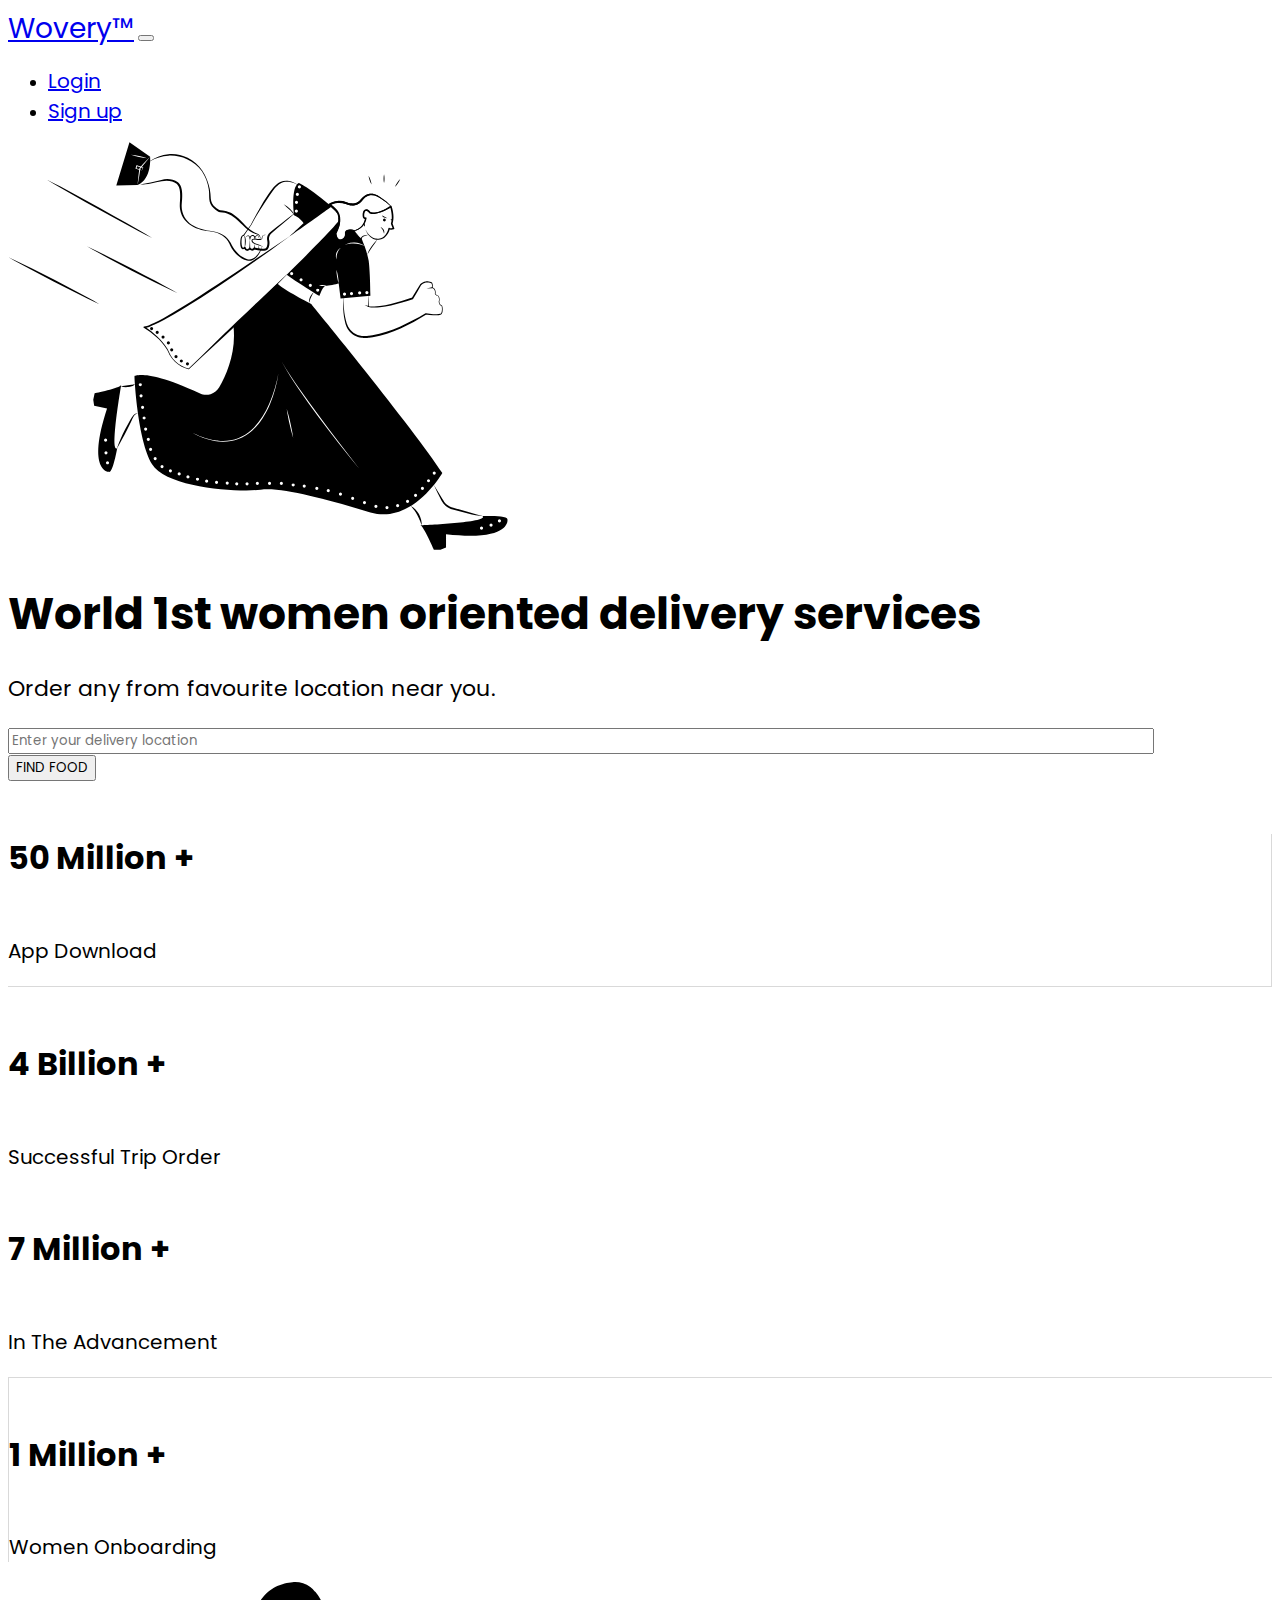
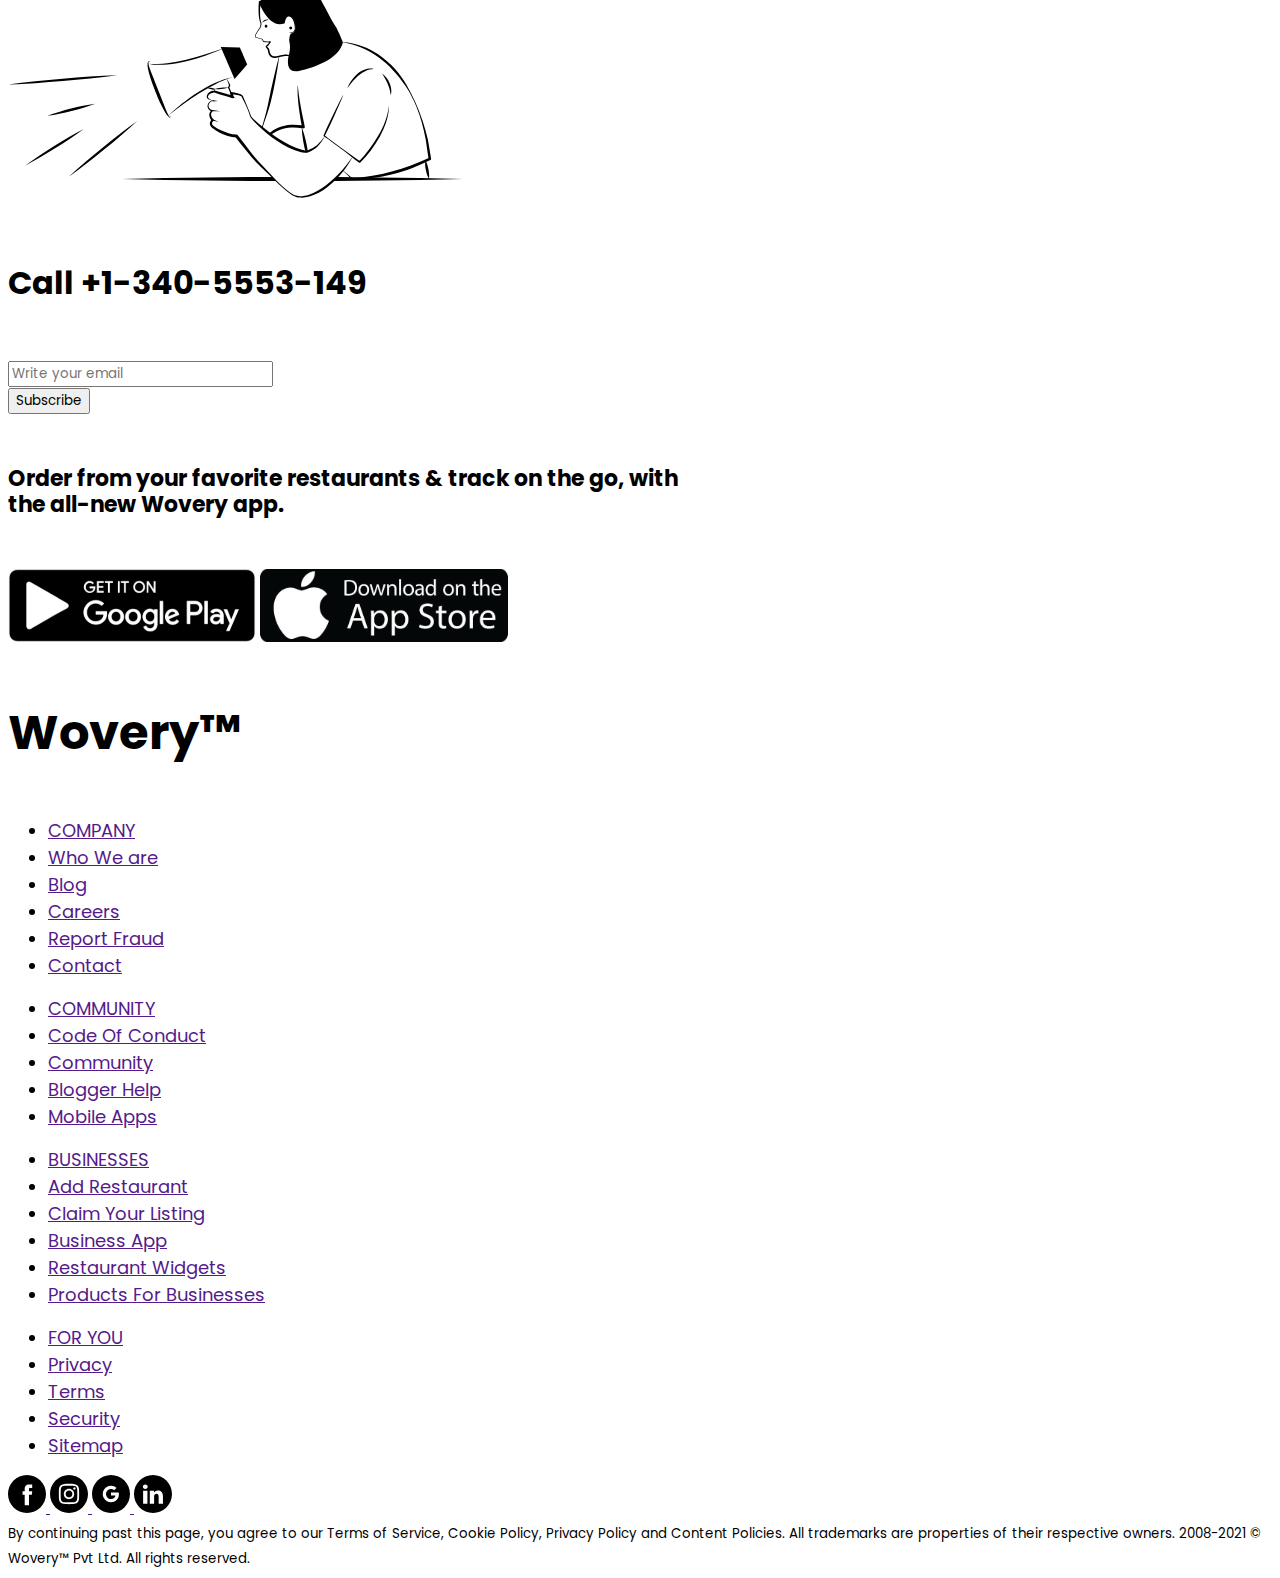
<file: index.html>
<!DOCTYPE html>
<html lang="en">
<head>
    <meta charset="UTF-8">
    <meta http-equiv="X-UA-Compatible" content="IE=edge">
    <meta name="viewport" content="width=device-width, initial-scale=1.0">
    <link href="https://cdn.jsdelivr.net/npm/bootstrap@5.0.2/dist/css/bootstrap.min.css" rel="stylesheet"
        integrity="sha384-EVSTQN3/azprG1Anm3QDgpJLIm9Nao0Yz1ztcQTwFspd3yD65VohhpuuCOmLASjC" crossorigin="anonymous">
    <link rel="preconnect" href="https://fonts.googleapis.com">
    <link rel="preconnect" href="https://fonts.gstatic.com" crossorigin>
    <link href="https://fonts.googleapis.com/css2?family=Poppins:wght@300;400;500;600;700&display=swap" rel="stylesheet">
    <link rel="stylesheet" href="assets/css/style.css">
    <title>Dragme</title>
</head>
<body>
    <!-- Navbar -->
    <nav class="navbar navbar-expand-lg navbar-light px-lg-5 py-lg-3">
        <div class="container-fluid">
            <a class="navbar-brand text-dark" href="#">Wovery&trade;</a>
            <button class="navbar-toggler" type="button" data-bs-toggle="collapse" data-bs-target="#navbarNav"
                aria-controls="navbarNav" aria-expanded="false" aria-label="Toggle navigation">
                <span class="navbar-toggler-icon"></span>
            </button>
            <div class="collapse navbar-collapse" id="navbarNav">
                <ul class="navbar-nav ms-lg-auto my-lg-auto">
                    <li class="nav-item">
                        <a class="nav-link px-5 btn text-dark me-2" href="#">Login</a>
                    </li>
                    <li class="nav-item">
                        <a class="nav-link px-5 btn btn-dark text-white rounded-0" href="#">Sign up</a>
                    </li>
                </ul>
            </div>
        </div>
    </nav>

    <!-- Hero -->
    <section class="px-lg-5 py-lg-5 hero">
        <div class="row d-flex">
            <div class="col-lg-6">
                <img src="assets/img/hero-1.svg" alt="woman">
            </div>
            <div class="col-lg-6 my-auto">
                <h1 class="text-capitalize">World 1st women oriented delivery services</h1>
                <p class="fw-light text-secondary mt-lg-4 mb-lg-5">Order any from favourite location near you.</p>
                <form class="row g-0 position-relative">
                    <div class="col-auto">
                        <input type="text" class="form-control rounded-0 px-lg-3 py-lg-3 position-absolute bg-light border-dark" id="inputLocation" placeholder="Enter your delivery location">
                    </div>
                    <div class="col-auto ms-auto">
                        <button type="submit" class="btn btn-dark rounded-0 mb-3 py-lg-3 px-lg-4 position-relative">FIND FOOD</button>
                    </div>
                </form>
            </div>
    </section>


    <!-- Subscribe -->
    <section class="px-lg-5 py-lg-5 subscribe">
        <div class="row cols-lg-2 my-lg-4">
            <div class="col-lg-6 shadow-sm px-lg-5 py-lg-5 mx-auto">
                <div class="row row-cols-2 d-flex mx-auto">
                    <div class="col border-right-bottom text-center py-lg-5">
                        <h5>50 Million +</h5>
                        <p>App Download</p>
                    </div>
                    <div class="col text-center py-lg-5">
                        <h5>4 Billion +</h5>
                        <p>Successful Trip Order</p>
                    </div>
                    <div class="col text-center py-lg-5">
                        <h5>7 Million +</h5>
                        <p>In The Advancement</p>
                    </div>
                    <div class="col border-left-top text-center py-lg-5">
                        <h5>1 Million +</h5>
                        <p>Women Onboarding</p>
                    </div>
                </div>
            </div>
            <div class="col-lg-6 text-center">
                <img src="assets/img/subs.svg" alt="woman">
                <h5 class="my-lg-5 call">Call +1-340-5553-149</h5>
                <form class="row g-0 position-relative mx-auto">
                    <div class="col-auto">
                        <input type="email" class="form-control rounded-0 px-lg-3 py-lg-3 position-absolute bg-light border-dark" id="inputEmail" placeholder="Write your email">
                    </div>
                    <div class="col-auto ms-auto">
                        <button type="submit" class="btn btn-dark rounded-0 mb-3 py-lg-3 px-lg-4 position-relative">Subscribe</button>
                    </div>
                </form>
            </div>
        </div>
    </section>


    <!-- Get the App -->
    <section class="px-lg-5 py-lg-5 get-app">
        <h6 class="text-secondary text-center mx-auto fw-light text-capitalize">Order from your favorite restaurants & track on the go, with the all-new Wovery app.</h6>
        <div class="d-flex justify-content-center gap-lg-5 py-lg-4 my-lg-5">
            <img src="assets/img/gplay.svg" alt="google play">
            <img src="assets/img/appstore.svg" alt="app store">
        </div>
        <h3 class="text-center">Wovery&trade;</h3>
    </section>

    
    <!-- Footer -->
    <footer class="px-lg-5 pt-lg-5">
        <div class="d-flex justify-content-lg-center gap-lg-3 mx-auto">
            <div class="mx-lg-auto">
                <ul class="list-unstyled">
                    <li class="mb-lg-3">
                        <a href="" class="text-decoration-none fw-bold link-dark">COMPANY</a>
                    </li>
                    <li class="mb-lg-2">
                        <a href="" class="text-decoration-none link-secondary">Who We are</a>
                    </li>
                    <li class="mb-lg-2">
                        <a href="" class="text-decoration-none link-secondary">Blog</a>
                    </li>
                    <li class="mb-lg-2">
                        <a href="" class="text-decoration-none link-secondary">Careers</a>
                    </li>
                    <li class="mb-lg-2">
                        <a href="" class="text-decoration-none link-secondary">Report Fraud</a>
                    </li>
                    <li class="mb-lg-2">
                        <a href="" class="text-decoration-none link-secondary">Contact</a>
                    </li>
                </ul>
            </div>
            <div class="mx-lg-auto">
                <ul class="list-unstyled">
                    <li class="mb-lg-3">
                        <a href="" class="text-decoration-none fw-bold link-dark">COMMUNITY</a>
                    </li>
                    <li class="mb-lg-2">
                        <a href="" class="text-decoration-none link-secondary">Code Of Conduct</a>
                    </li>
                    <li class="mb-lg-2">
                        <a href="" class="text-decoration-none link-secondary">Community</a>
                    </li>
                    <li class="mb-lg-2">
                        <a href="" class="text-decoration-none link-secondary">Blogger Help</a>
                    </li>
                    <li class="mb-lg-2">
                        <a href="" class="text-decoration-none link-secondary">Mobile Apps</a>
                    </li>
                </ul>
            </div>
            <div class="mx-lg-auto">
                <ul class="list-unstyled">
                    <li class="mb-lg-3">
                        <a href="" class="text-decoration-none fw-bold link-dark">BUSINESSES</a>
                    </li>
                    <li class="mb-lg-2">
                        <a href="" class="text-decoration-none link-secondary">Add Restaurant</a>
                    </li>
                    <li class="mb-lg-2">
                        <a href="" class="text-decoration-none link-secondary">Claim Your Listing</a>
                    </li>
                    <li class="mb-lg-2">
                        <a href="" class="text-decoration-none link-secondary">Business App</a>
                    </li>
                    <li class="mb-lg-2">
                        <a href="" class="text-decoration-none link-secondary">Restaurant Widgets</a>
                    </li>
                    <li class="mb-lg-2">
                        <a href="" class="text-decoration-none link-secondary">Products For Businesses</a>
                    </li>
                </ul>
            </div>
            <div class="mx-lg-auto">
                <ul class="list-unstyled">
                    <li class="mb-lg-3">
                        <a href="" class="text-decoration-none fw-bold link-dark">FOR YOU</a>
                    </li>
                    <li class="mb-lg-2">
                        <a href="" class="text-decoration-none link-secondary">Privacy</a>
                    </li>
                    <li class="mb-lg-2">
                        <a href="" class="text-decoration-none link-secondary">Terms</a>
                    </li>
                    <li class="mb-lg-2">
                        <a href="" class="text-decoration-none link-secondary">Security</a>
                    </li>
                    <li class="mb-lg-2">
                        <a href="" class="text-decoration-none link-secondary">Sitemap</a>
                    </li>
                </ul>
            </div>
        </div>
        <div class="d-flex justify-content-lg-center gap-lg-3 mx-auto mt-lg-5 mb-lg-4 flex-row">
            <a href="" class="text-decoration-none">
                <img src="assets/icon/fb.svg" alt="facebook">
            </a>
            <a href="" class="text-decoration-none">
                <img src="assets/icon/ig.svg" alt="instagram">
            </a>
            <a href="" class="text-decoration-none">
                <img src="assets/icon/google.svg" alt="google">
            </a>
            <a href="" class="text-decoration-none">
                <img src="assets/icon/linkedin.svg" alt="linkedin">
            </a>
        </div>
        <small class="row py-lg-4 border-top text-center">By continuing past this page, you agree to our Terms of Service, Cookie Policy, Privacy Policy and Content Policies. All trademarks are properties of their respective owners. 2008-2021 © Wovery™ Pvt Ltd. All rights reserved.</small>
    </footer>

    <script src="https://cdn.jsdelivr.net/npm/bootstrap@5.0.2/dist/js/bootstrap.bundle.min.js"
        integrity="sha384-MrcW6ZMFYlzcLA8Nl+NtUVF0sA7MsXsP1UyJoMp4YLEuNSfAP+JcXn/tWtIaxVXM"
        crossorigin="anonymous">
    </script>
</body>
</html>
</file>
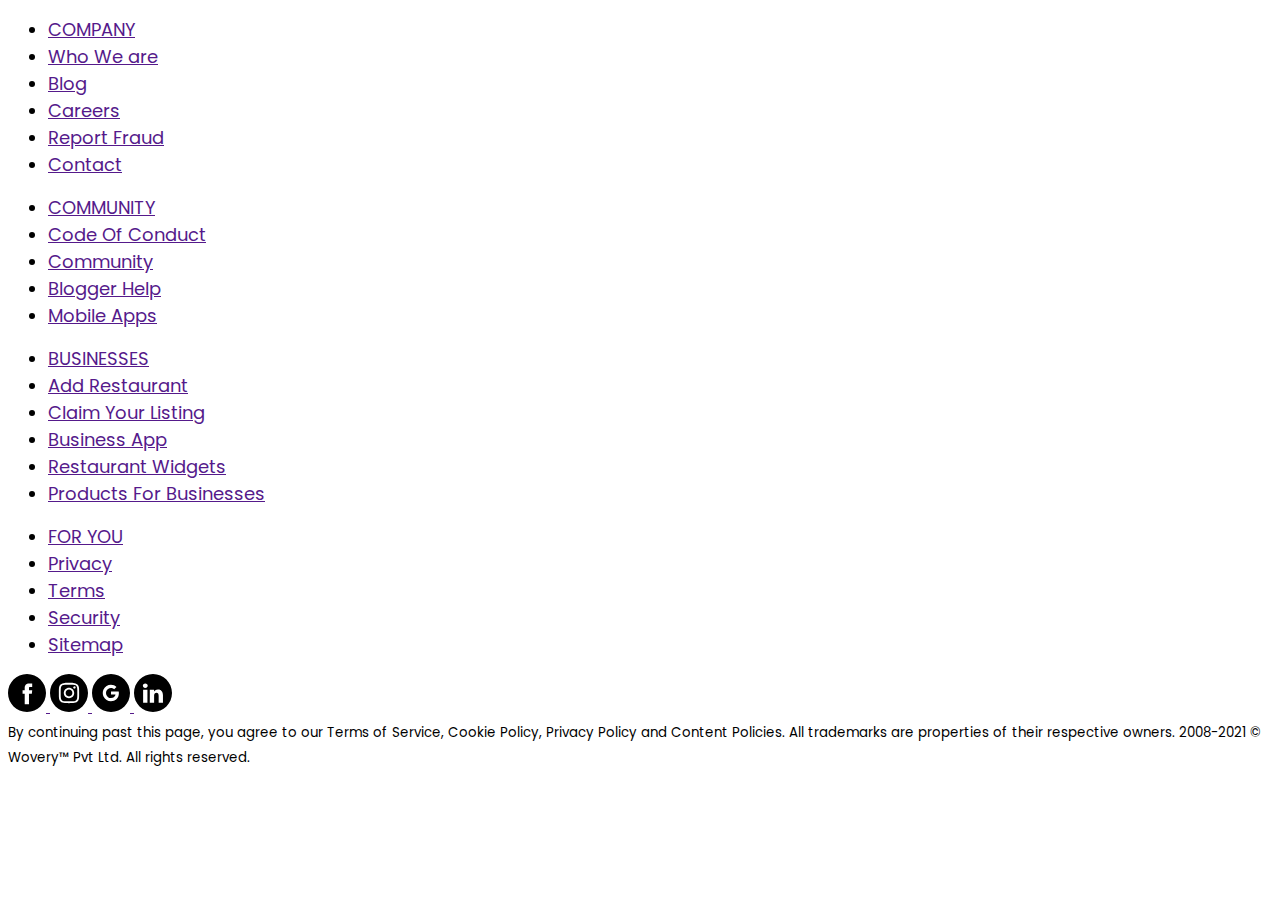
<file: footer4.html>
<!DOCTYPE html>
<html lang="en">
<head>
    <meta charset="UTF-8">
    <meta http-equiv="X-UA-Compatible" content="IE=edge">
    <meta name="viewport" content="width=device-width, initial-scale=1.0">
    <link href="https://cdn.jsdelivr.net/npm/bootstrap@5.0.2/dist/css/bootstrap.min.css" rel="stylesheet" integrity="sha384-EVSTQN3/azprG1Anm3QDgpJLIm9Nao0Yz1ztcQTwFspd3yD65VohhpuuCOmLASjC" crossorigin="anonymous">
    <link rel="preconnect" href="https://fonts.googleapis.com">
    <link rel="preconnect" href="https://fonts.gstatic.com" crossorigin>
    <link href="https://fonts.googleapis.com/css2?family=Poppins:wght@300;400;500;600;700&display=swap" rel="stylesheet">
    <link rel="stylesheet" href="assets/css/footer4.css">
    <title>Dragme</title>
</head>
<body>    
    <!-- Footer -->
    <footer class="px-lg-5 pt-lg-5">
        <div class="d-flex justify-content-lg-center gap-lg-3 mx-auto">
            <div class="mx-lg-auto">
                <ul class="list-unstyled">
                    <li class="mb-lg-3">
                        <a href="" class="text-decoration-none fw-bold link-dark">COMPANY</a>
                    </li>
                    <li class="mb-lg-2">
                        <a href="" class="text-decoration-none link-secondary">Who We are</a>
                    </li>
                    <li class="mb-lg-2">
                        <a href="" class="text-decoration-none link-secondary">Blog</a>
                    </li>
                    <li class="mb-lg-2">
                        <a href="" class="text-decoration-none link-secondary">Careers</a>
                    </li>
                    <li class="mb-lg-2">
                        <a href="" class="text-decoration-none link-secondary">Report Fraud</a>
                    </li>
                    <li class="mb-lg-2">
                        <a href="" class="text-decoration-none link-secondary">Contact</a>
                    </li>
                </ul>
            </div>
            <div class="mx-lg-auto">
                <ul class="list-unstyled">
                    <li class="mb-lg-3">
                        <a href="" class="text-decoration-none fw-bold link-dark">COMMUNITY</a>
                    </li>
                    <li class="mb-lg-2">
                        <a href="" class="text-decoration-none link-secondary">Code Of Conduct</a>
                    </li>
                    <li class="mb-lg-2">
                        <a href="" class="text-decoration-none link-secondary">Community</a>
                    </li>
                    <li class="mb-lg-2">
                        <a href="" class="text-decoration-none link-secondary">Blogger Help</a>
                    </li>
                    <li class="mb-lg-2">
                        <a href="" class="text-decoration-none link-secondary">Mobile Apps</a>
                    </li>
                </ul>
            </div>
            <div class="mx-lg-auto">
                <ul class="list-unstyled">
                    <li class="mb-lg-3">
                        <a href="" class="text-decoration-none fw-bold link-dark">BUSINESSES</a>
                    </li>
                    <li class="mb-lg-2">
                        <a href="" class="text-decoration-none link-secondary">Add Restaurant</a>
                    </li>
                    <li class="mb-lg-2">
                        <a href="" class="text-decoration-none link-secondary">Claim Your Listing</a>
                    </li>
                    <li class="mb-lg-2">
                        <a href="" class="text-decoration-none link-secondary">Business App</a>
                    </li>
                    <li class="mb-lg-2">
                        <a href="" class="text-decoration-none link-secondary">Restaurant Widgets</a>
                    </li>
                    <li class="mb-lg-2">
                        <a href="" class="text-decoration-none link-secondary">Products For Businesses</a>
                    </li>
                </ul>
            </div>
            <div class="mx-lg-auto">
                <ul class="list-unstyled">
                    <li class="mb-lg-3">
                        <a href="" class="text-decoration-none fw-bold link-dark">FOR YOU</a>
                    </li>
                    <li class="mb-lg-2">
                        <a href="" class="text-decoration-none link-secondary">Privacy</a>
                    </li>
                    <li class="mb-lg-2">
                        <a href="" class="text-decoration-none link-secondary">Terms</a>
                    </li>
                    <li class="mb-lg-2">
                        <a href="" class="text-decoration-none link-secondary">Security</a>
                    </li>
                    <li class="mb-lg-2">
                        <a href="" class="text-decoration-none link-secondary">Sitemap</a>
                    </li>
                </ul>
            </div>
        </div>
        <div class="d-flex justify-content-lg-center gap-lg-3 mx-auto mt-lg-5 mb-lg-4 flex-row">
            <a href="" class="text-decoration-none">
                <img src="assets/icon/fb.svg" alt="facebook">
            </a>
            <a href="" class="text-decoration-none">
                <img src="assets/icon/ig.svg" alt="instagram">
            </a>
            <a href="" class="text-decoration-none">
                <img src="assets/icon/google.svg" alt="google">
            </a>
            <a href="" class="text-decoration-none">
                <img src="assets/icon/linkedin.svg" alt="linkedin">
            </a>
        </div>
        <small class="row py-lg-4 border-top text-center">By continuing past this page, you agree to our Terms of Service, Cookie Policy, Privacy Policy and Content Policies. All trademarks are properties of their respective owners. 2008-2021 © Wovery™ Pvt Ltd. All rights reserved.</small>
    </footer>

    <script src="https://cdn.jsdelivr.net/npm/bootstrap@5.0.2/dist/js/bootstrap.bundle.min.js"
        integrity="sha384-MrcW6ZMFYlzcLA8Nl+NtUVF0sA7MsXsP1UyJoMp4YLEuNSfAP+JcXn/tWtIaxVXM"
        crossorigin="anonymous">
    </script>
</body>
</html>
</file>
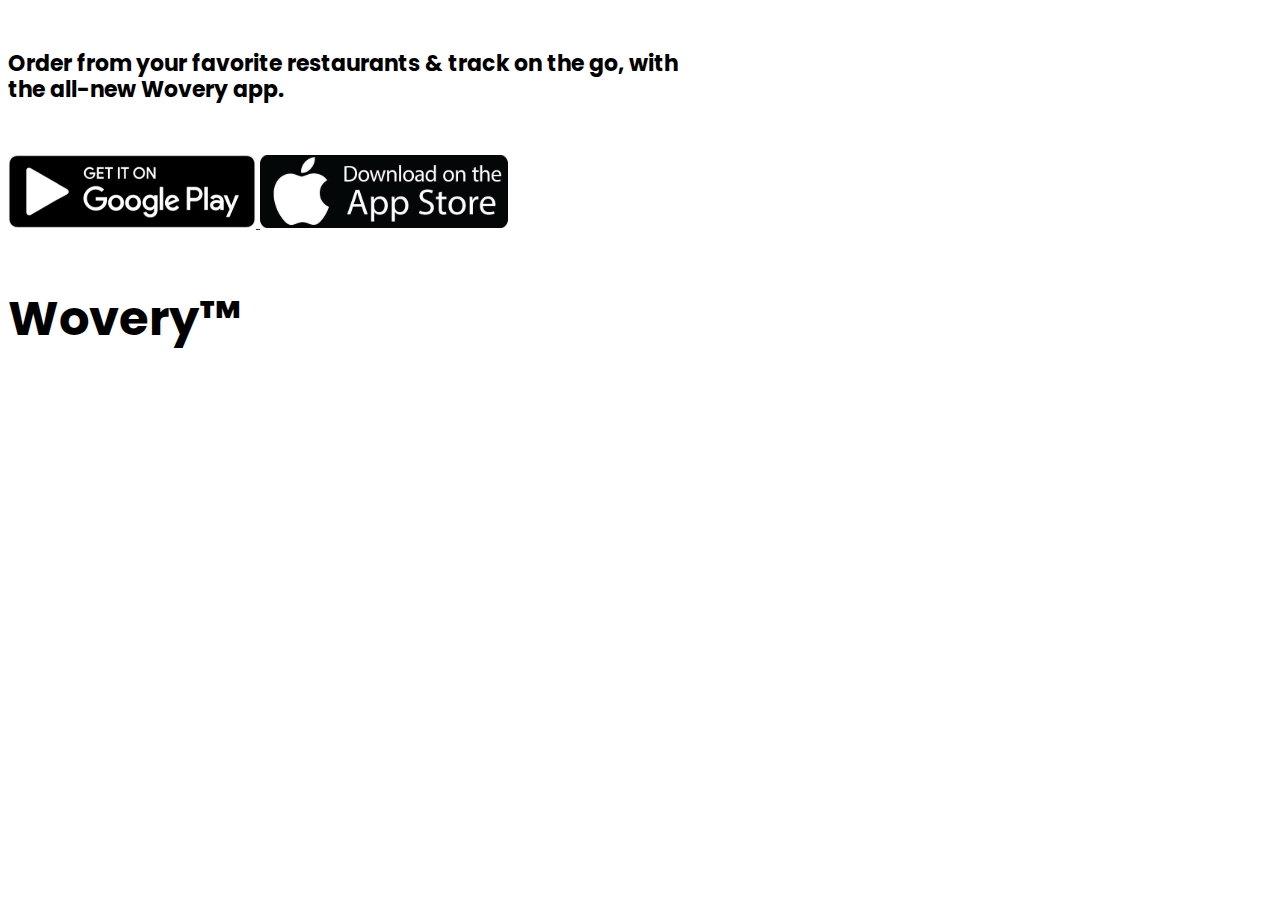
<file: get-app.html>
<!DOCTYPE html>
<html lang="en">
<head>
    <meta charset="UTF-8">
    <meta http-equiv="X-UA-Compatible" content="IE=edge">
    <meta name="viewport" content="width=device-width, initial-scale=1.0">
    <link href="https://cdn.jsdelivr.net/npm/bootstrap@5.0.2/dist/css/bootstrap.min.css" rel="stylesheet" integrity="sha384-EVSTQN3/azprG1Anm3QDgpJLIm9Nao0Yz1ztcQTwFspd3yD65VohhpuuCOmLASjC" crossorigin="anonymous">
    <link rel="preconnect" href="https://fonts.googleapis.com">
    <link rel="preconnect" href="https://fonts.gstatic.com" crossorigin>
    <link href="https://fonts.googleapis.com/css2?family=Poppins:wght@300;400;500;600;700&display=swap" rel="stylesheet">
    <link rel="stylesheet" href="assets/css/get-app.css">
    <title>Dragme</title>
</head>
<body>
    <!-- Get the App -->
    <section class="px-lg-5 py-lg-5 get-app">
        <h6 class="text-secondary text-center mx-auto fw-light text-capitalize">Order from your favorite restaurants & track on the go, with the all-new Wovery app.</h6>
        <div class="d-flex justify-content-center gap-lg-5 py-lg-4 my-lg-5">
            <a href="">
                <img src="assets/img/gplay.svg" alt="google play">
            </a>
            <a href="">
                <img src="assets/img/appstore.svg" alt="app store">
            </a>
        </div>
        <h3 class="text-center">Wovery&trade;</h3>
    </section>
    
    <script src="https://cdn.jsdelivr.net/npm/bootstrap@5.0.2/dist/js/bootstrap.bundle.min.js"
        integrity="sha384-MrcW6ZMFYlzcLA8Nl+NtUVF0sA7MsXsP1UyJoMp4YLEuNSfAP+JcXn/tWtIaxVXM"
        crossorigin="anonymous">
    </script>
</body>
</html>
</file>
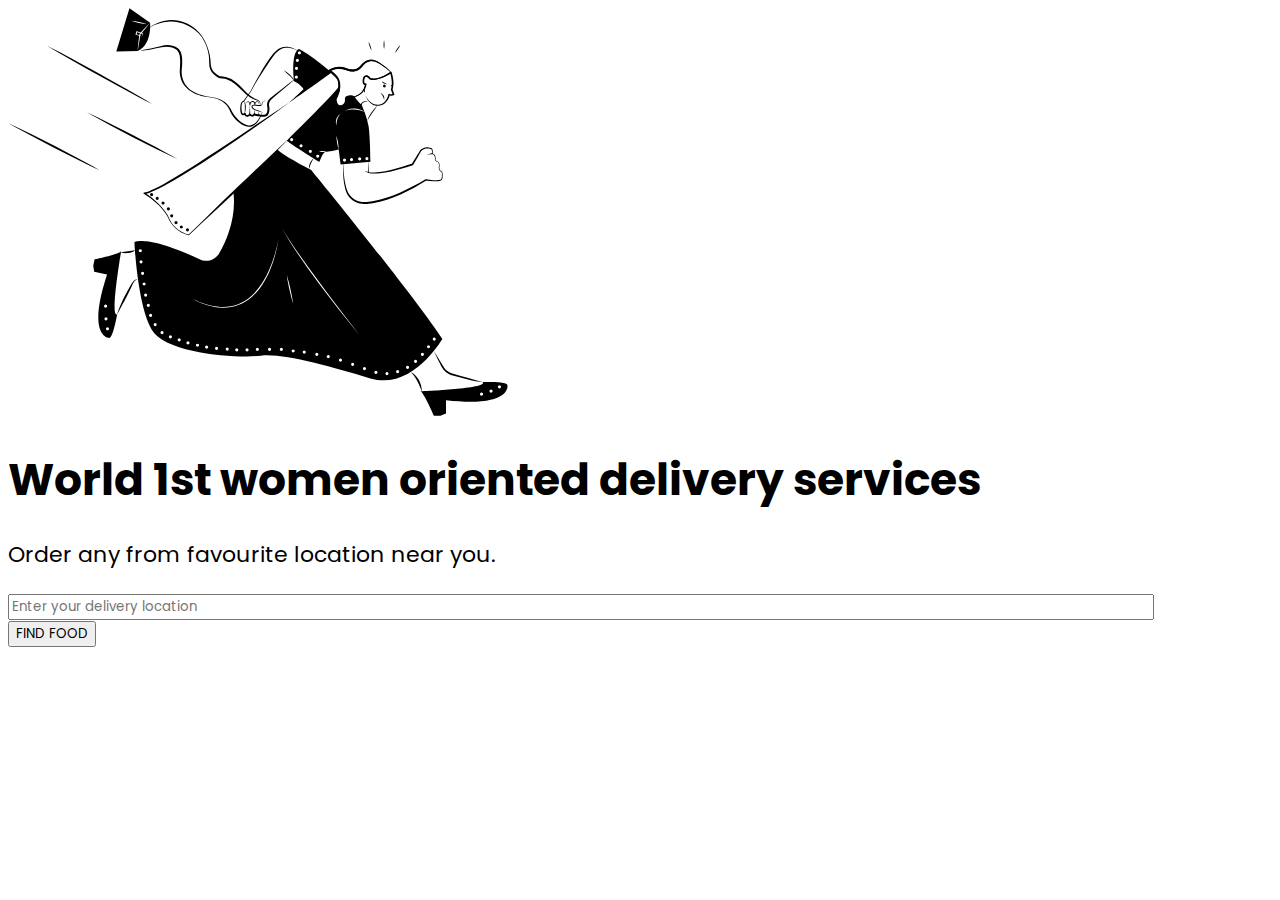
<file: hero4.html>
<!DOCTYPE html>
<html lang="en">
<head>
    <meta charset="UTF-8">
    <meta http-equiv="X-UA-Compatible" content="IE=edge">
    <meta name="viewport" content="width=device-width, initial-scale=1.0">
    <link href="https://cdn.jsdelivr.net/npm/bootstrap@5.0.2/dist/css/bootstrap.min.css" rel="stylesheet" integrity="sha384-EVSTQN3/azprG1Anm3QDgpJLIm9Nao0Yz1ztcQTwFspd3yD65VohhpuuCOmLASjC" crossorigin="anonymous">
    <link rel="preconnect" href="https://fonts.googleapis.com">
    <link rel="preconnect" href="https://fonts.gstatic.com" crossorigin>
    <link href="https://fonts.googleapis.com/css2?family=Poppins:wght@300;400;500;600;700&display=swap" rel="stylesheet">
    <link rel="stylesheet" href="assets/css/hero4.css">
    <title>Dragme</title>
</head>
<body>
    <!-- Hero -->
    <section class="px-lg-5 py-lg-5 hero">
        <div class="row d-flex">
            <div class="col-lg-6">
                <img src="assets/img/hero-1.svg" alt="woman">
            </div>
            <div class="col-lg-6 my-auto">
                <h1 class="text-capitalize">World 1st women oriented delivery services</h1>
                <p class="fw-light text-secondary mt-lg-4 mb-lg-5">Order any from favourite location near you.</p>
                <form class="row g-0 position-relative">
                    <div class="col-auto">
                        <input type="text" class="form-control rounded-0 px-lg-3 py-lg-3 position-absolute bg-light border-dark" id="inputLocation" placeholder="Enter your delivery location">
                    </div>
                    <div class="col-auto ms-auto">
                        <button type="submit" class="btn btn-dark rounded-0 mb-3 py-lg-3 px-lg-4 position-relative">FIND FOOD</button>
                    </div>
                </form>
            </div>
    </section>

    <script src="https://cdn.jsdelivr.net/npm/bootstrap@5.0.2/dist/js/bootstrap.bundle.min.js"
    integrity="sha384-MrcW6ZMFYlzcLA8Nl+NtUVF0sA7MsXsP1UyJoMp4YLEuNSfAP+JcXn/tWtIaxVXM"
    crossorigin="anonymous"></script>
</body>
</html>
</file>
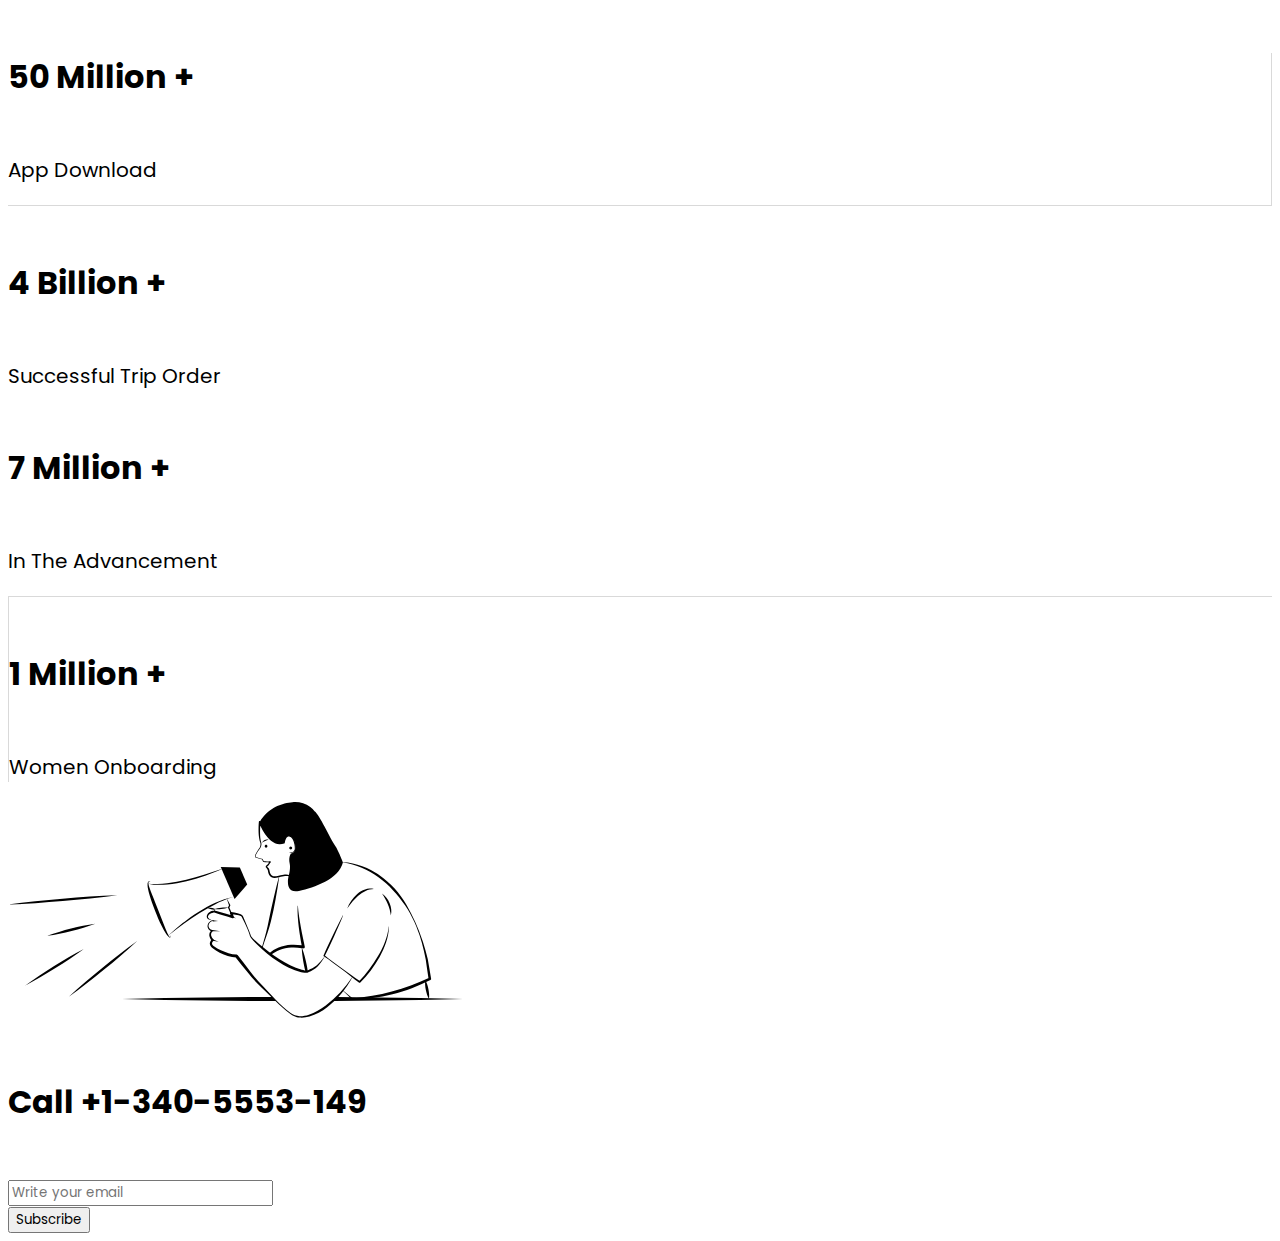
<file: subscribe4.html>
<!DOCTYPE html>
<html lang="en">
<head>
    <meta charset="UTF-8">
    <meta http-equiv="X-UA-Compatible" content="IE=edge">
    <meta name="viewport" content="width=device-width, initial-scale=1.0">
    <link href="https://cdn.jsdelivr.net/npm/bootstrap@5.0.2/dist/css/bootstrap.min.css" rel="stylesheet" integrity="sha384-EVSTQN3/azprG1Anm3QDgpJLIm9Nao0Yz1ztcQTwFspd3yD65VohhpuuCOmLASjC" crossorigin="anonymous">
    <link rel="preconnect" href="https://fonts.googleapis.com">
    <link rel="preconnect" href="https://fonts.gstatic.com" crossorigin>
    <link href="https://fonts.googleapis.com/css2?family=Poppins:wght@300;400;500;600;700&display=swap" rel="stylesheet">
    <link rel="stylesheet" href="assets/css/subscribe4.css">
    <title>Dragme</title>
</head>
<body>
    <!-- Subscribe -->
    <section class="px-lg-5 py-lg-5 subscribe">
        <div class="row cols-lg-2 my-lg-4">
            <div class="col-lg-6 px-lg-5 py-lg-5 mx-auto shadow-sm">
                <div class="row row-cols-2 d-flex mx-auto">
                    <div class="col border-right-bottom text-center py-lg-5">
                        <h5>50 Million +</h5>
                        <p>App Download</p>
                    </div>
                    <div class="col text-center py-lg-5">
                        <h5>4 Billion +</h5>
                        <p>Successful Trip Order</p>
                    </div>
                    <div class="col text-center py-lg-5">
                        <h5>7 Million +</h5>
                        <p>In The Advancement</p>
                    </div>
                    <div class="col border-left-top text-center py-lg-5">
                        <h5>1 Million +</h5>
                        <p>Women Onboarding</p>
                    </div>
                </div>
            </div>
            <div class="col-lg-6 text-center">
                <img src="assets/img/subs.svg" alt="woman">
                <h5 class="my-lg-5 call">Call +1-340-5553-149</h5>
                <form class="row g-0 position-relative mx-auto">
                    <div class="col-auto">
                        <input type="email" class="form-control rounded-0 px-lg-3 py-lg-3 position-absolute bg-light border-dark" id="inputEmail" placeholder="Write your email">
                    </div>
                    <div class="col-auto ms-auto">
                        <button type="submit" class="btn btn-dark rounded-0 mb-3 py-lg-3 px-lg-4 position-relative">Subscribe</button>
                    </div>
                </form>
            </div>
        </div>
    </section>

    <script src="https://cdn.jsdelivr.net/npm/bootstrap@5.0.2/dist/js/bootstrap.bundle.min.js"
        integrity="sha384-MrcW6ZMFYlzcLA8Nl+NtUVF0sA7MsXsP1UyJoMp4YLEuNSfAP+JcXn/tWtIaxVXM"
        crossorigin="anonymous">
    </script>
</body>
</html>
</file>
<file: assets/css/style.css>
* {
    font-family: 'Poppins', sans-serif;
}

body {
    overflow-x: hidden;
}

body::-webkit-scrollbar {
    display: none;
}

.border-left-top {
    border-left: 1px solid #00000026;
    border-top: 1px solid #00000026;
}

.border-right-bottom {
    border-right: 1px solid #00000026;
    border-bottom: 1px solid #00000026;
}

/* Navbar */

.navbar-brand {
    font-size: 28px;
}

.nav-item a {
    font-size: 20px;
}

/* Hero */

.hero h1 {
    font-size: 44px;
    line-height: 56px;
}

.hero form {
    width: 90%;
}

.hero input {
    width: 100%;
}

.hero .btn {
    z-index: 2;
}

.hero p {
    font-size: 22px;
}

/* Subscribe */

.subscribe h5 {
    font-size: 32px;
}

.subscribe p {
    font-size: 20px;
}

.subscribe form {
    width: 75%;
}

.subscribe .sub-shadow {
    /* box-shadow: rgba(99, 99, 99, 0.15) 0 2px 8px 0; */
    box-shadow: rgba(0, 0, 0, 0.09) 0px 0px 10px;
}


/* Get the app */

.get-app h6 {
    font-size: 22px;
    line-height: 26px;
    width: 55%;
}

.get-app h3 {
    font-size: 48px;
}


footer .d-flex {
    width: 90%;
}

footer li {
    font-size: 18px;
}


/* Mobile Responsive */

@media (min-width: 320px) and (max-width: 600px) {
    
    /* Navbar */
    
    .navbar-brand {
        font-size: 28px;
    }

    .nav-item {
        margin-bottom: 1vh;
    }
    
    .nav-item a {
        font-size: 18px;
    }

    /* Hero */

    .hero {
        padding: 4vh 4vw;
    }

    .hero img {
        width: 85vw;
    }

    .hero h1 {
        font-size: 32px;
        line-height: 42px;
        margin: 2vh 0;
    }
    
    .hero form {
        width: 100%;
        margin-top: 4vh;
    }
    
    .hero input {
        width: 100%;
    }

    .hero input::placeholder {
        font-size: 12px;
    }
    
    .hero p {
        font-size: 18px;
    }

    .hero .btn, .hero input {
        font-size: 16px;
        padding: 2vh auto;
    }

    /* Subscribe */

    .subscribe {
        padding: 4vh 4vw;
    }

    .subscribe h5 {
        font-size: 28px;
    }
    
    .subscribe img {
        width: 80vw;
        margin-top: 8vh;
    }

    .subscribe .call {
        font-size: 18px;
        margin: 4vh auto;
    }

    .subscribe .d-flex {
        flex-direction: column;
        text-align: center;
        padding: 4vh 0;
    }

    .subscribe .sub-shadow {
        width: 95vw;
    }

    .subscribe .d-flex .col {
        width: 100%;
    }

    .border-left-top, .border-right-bottom {
        border: none;
    }

    .subscribe p {
        font-size: 18px;
        margin-bottom: 5vh;
    }

    .subscribe form {
        width: 100%;
    }

    .subscribe .btn, .subscribe input {
        font-size: 16px;
        padding: 2vh auto;
    }
    
    .subscribe input::placeholder {
        font-size: 12px;
    }

    /* Get the app */

    .get-app {
        padding: 4vh 4vw;
    }

    .get-app h6 {
        font-size: 20px;
        line-height: 22px;
        width: 100%;
        margin-bottom: 5vh;
    }

    .get-app .d-flex {
        gap: 4vw;
    }
    
    .get-app .d-flex img {
        width: 45vw;
        height: 7vh;
    }

    .get-app h3 {
        display: none;
    }

    footer {
        padding: 4vh 4vw;
        padding-bottom: 0;
    }

    footer .d-flex {
        width: 90%;
        flex-direction: column;
    }

    footer li {
        font-size: 16px;
        margin-bottom: 1vh;
    }

    footer ul {
        margin-right: 8vw;
    }

    footer ul .mb-lg-3 {
        margin: 1vh auto;
        font-size: 18px;
    }

    footer img {
        width: 30px;
        height: 30px;
        margin: 3vh 1vw;
    }

    footer small {
        padding: 2vh;
        font-size: 12px;
    }
}
</file>
<file: assets/css/footer4.css>
* {
    font-family: 'Poppins', sans-serif;
}

body {
    overflow-x: hidden;
}

body::-webkit-scrollbar {
    display: none;
}

footer .d-flex {
    width: 90%;
}

footer li {
    font-size: 18px;
}

/* Mobile Responsive */

@media (min-width: 320px) and (max-width: 600px) {
    footer {
        padding: 4vh 4vw;
        padding-bottom: 0;
    }

    footer .d-flex {
        width: 90%;
        flex-direction: column;
    }

    footer li {
        font-size: 16px;
        margin-bottom: 1vh;
    }

    footer ul {
        margin-right: 8vw;
    }

    footer ul .mb-lg-3 {
        margin: 1vh auto;
        font-size: 18px;
    }

    footer img {
        width: 30px;
        height: 30px;
        margin: 3vh 1vw;
    }

    footer small {
        padding: 2vh;
        font-size: 12px;
    }
}
</file>
<file: assets/css/get-app.css>
* {
    font-family: 'Poppins', sans-serif;
}

body {
    overflow-x: hidden;
}

body::-webkit-scrollbar {
    display: none;
}

/* Get the app */

.get-app h6 {
    font-size: 22px;
    line-height: 26px;
    width: 55%;
}

.get-app h3 {
    font-size: 48px;
}


/* Mobile Responsive */

@media (min-width: 320px) and (max-width: 600px) {
    /* Get the app */

    .get-app {
        padding: 4vh 4vw;
    }

    .get-app h6 {
        font-size: 20px;
        line-height: 22px;
        width: 100%;
        margin-bottom: 5vh;
    }

    .get-app .d-flex {
        gap: 4vw;
    }
    
    .get-app .d-flex img {
        width: 45vw;
        height: 7vh;
    }

    .get-app h3 {
        display: none;
    }
}
</file>
<file: assets/css/hero4.css>
* {
    font-family: 'Poppins', sans-serif;
}

body {
    overflow-x: hidden;
}

body::-webkit-scrollbar {
    display: none;
}

/* Hero */

.hero h1 {
    font-size: 44px;
    line-height: 56px;
}

.hero form {
    width: 90%;
}

.hero input {
    width: 100%;
}

.hero .btn {
    z-index: 2;
}

.hero p {
    font-size: 22px;
}


/* Mobile Responsive */

@media (min-width: 320px) and (max-width: 600px) {

    /* Hero */

    .hero {
        padding: 4vh 4vw;
    }

    .hero img {
        width: 85vw;
    }

    .hero h1 {
        font-size: 32px;
        line-height: 42px;
        margin: 2vh 0;
    }
    
    .hero form {
        width: 100%;
        margin-top: 4vh;
    }
    
    .hero input {
        width: 100%;
    }

    .hero input::placeholder {
        font-size: 12px;
    }
    
    .hero p {
        font-size: 18px;
    }

    .hero .btn, .hero input {
        font-size: 16px;
        padding: 2vh auto;
    }
}
</file>
<file: assets/css/subscribe4.css>
* {
    font-family: 'Poppins', sans-serif;
}

body {
    overflow-x: hidden;
}

body::-webkit-scrollbar {
    display: none;
}

/* Subscribe */

.subscribe h5 {
    font-size: 32px;
}

.subscribe p {
    font-size: 20px;
}

.subscribe form {
    width: 75%;
}

.border-left-top {
    border-left: 1px solid #00000026;
    border-top: 1px solid #00000026;
}

.border-right-bottom {
    border-right: 1px solid #00000026;
    border-bottom: 1px solid #00000026;
}


/* Mobile Responsive */

@media (min-width: 320px) and (max-width: 600px) {
    /* Subscribe */

    .subscribe {
        padding: 4vh 4vw;
    }

    .subscribe h5 {
        font-size: 28px;
    }
    
    .subscribe img {
        width: 80vw;
        margin-top: 8vh;
    }

    .subscribe .call {
        font-size: 18px;
        margin: 4vh auto;
    }

    .subscribe .d-flex {
        flex-direction: column;
        text-align: center;
        padding: 4vh 0;
    }

    .subscribe .shadow-sm {
        width: 95vw;
    }

    .subscribe .d-flex .col {
        width: 100%;
    }

    .border-left-top, .border-right-bottom {
        border: none;
    }

    .subscribe p {
        font-size: 18px;
        margin-bottom: 5vh;
    }

    .subscribe form {
        width: 100%;
    }

    .subscribe .btn, .subscribe input {
        font-size: 16px;
        padding: 2vh auto;
    }
    
    .subscribe input::placeholder {
        font-size: 12px;
    }
}
</file>
